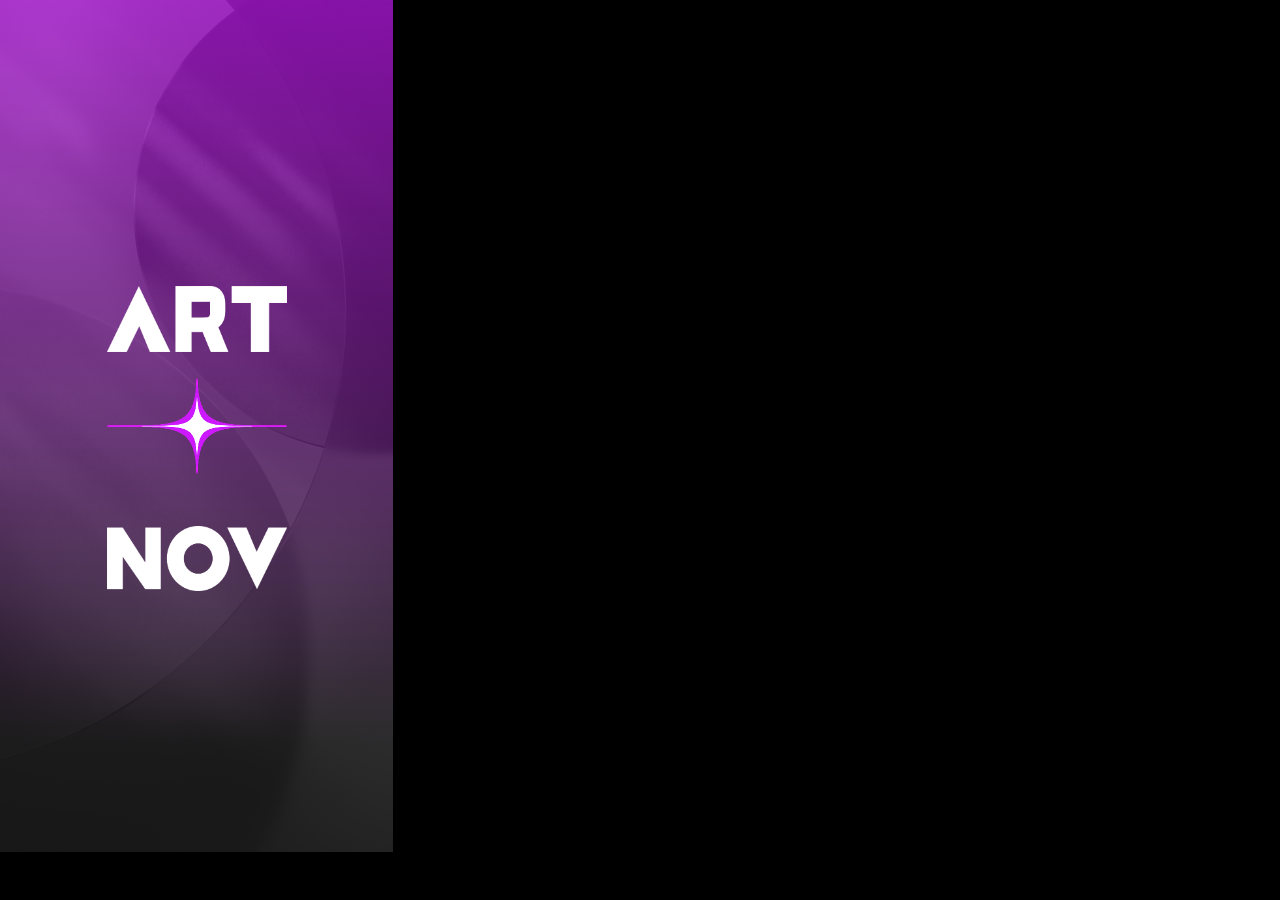
<file: index.html>
<!DOCTYPE html>
<html lang="en">
<head>
    <meta charset="UTF-8">
    <meta name="viewport" content="width=device-width, initial-scale=1.0">
    <title>ArtNova Splash</title>
    <link rel="stylesheet" href="css/style.css">
</head>
<body>

<div class="splash-screen">
    <img
        src="img/ArtNov Splash.png"
        alt="Background"
        class="background"
    >

    <img
        src="img/Space Age (5) 2.png"
        alt="Star"
        class="star"
    >
	
	  <img src="img/Space Age (8).png" alt="Top-img" class="accent accent-top">

    <img src="img/Space Age (7).png" alt="Bottom-img" class="accent accent-bottom">
</div>
	
	<script>
setTimeout(() => {
    window.location.href = "Registro.html";
}, 5000);
</script>

</body>
</html>
</file>
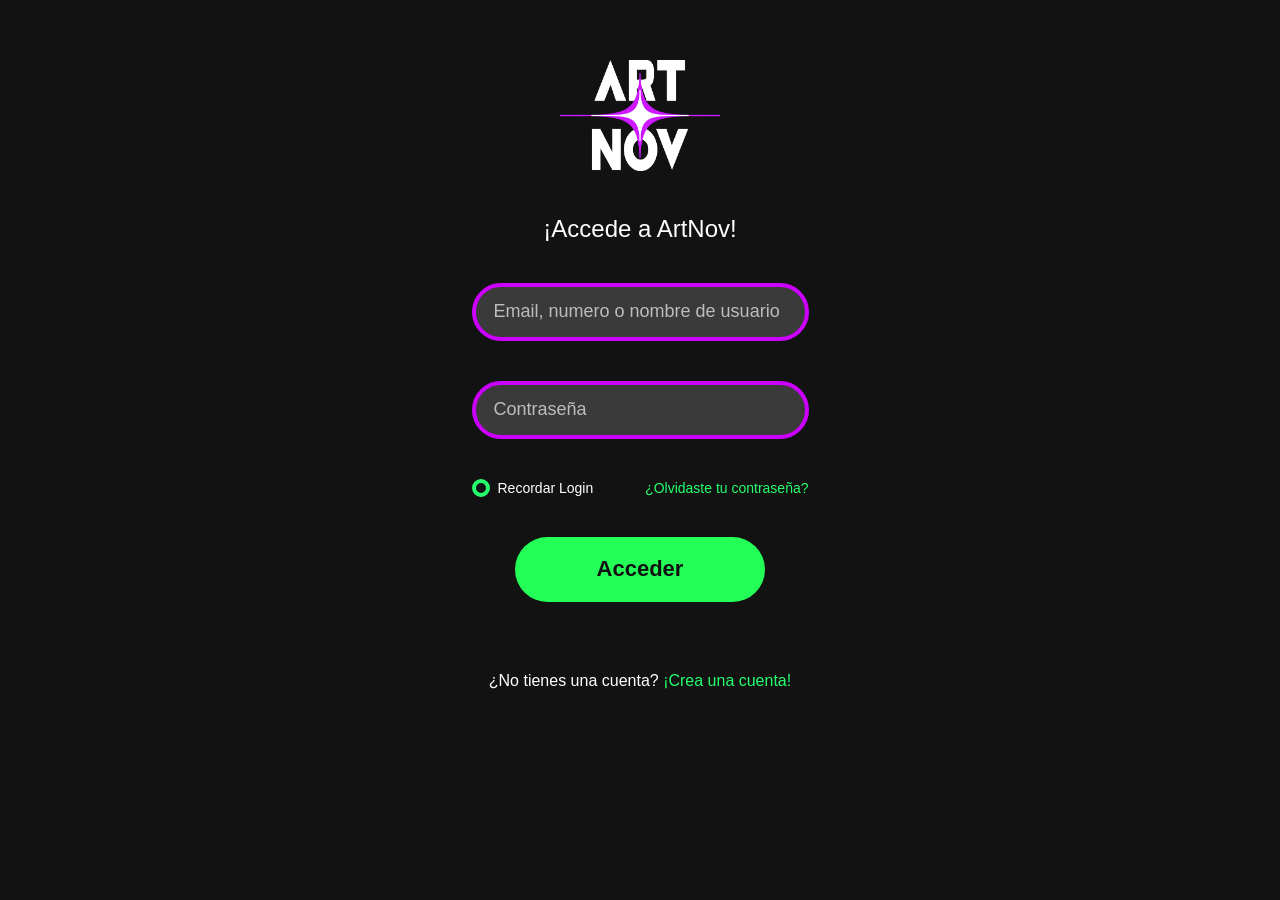
<file: ArtNov Login.html>
<!DOCTYPE html>
<html lang="es">
<head>
    <meta charset="UTF-8">
    <meta name="viewport" content="width=device-width, initial-scale=1.0">
    <title>ArtNov Login</title>
    <link rel="stylesheet" href="css/login.css">
</head>
<body>

<div class="container">

    <div class="logo">
        <img src="img/Space Age.png" alt="ArtNov Logo">
    </div>

    <h1>¡Accede a ArtNov!</h1>

    <form>

        <div class="input-group">
            <input
                type="text"
                placeholder="Email, numero o nombre de usuario"
            >
        </div>

        <div class="input-group">
            <input
                type="password"
                placeholder="Contraseña"
            >
        </div>

        <div class="options">

            <label class="remember">
                <input type="checkbox">
                <span class="custom-check"></span>
                Recordar Login
            </label>

            <a href="Verify.html">¿Olvidaste tu contraseña?</a>

        </div>

<button type="button" onclick="window.location.href='ArtNov - Home.html'">

Acceder

</button>

    </form>

    <p class="signup">
        ¿No tienes una cuenta?
        <a href="Registro.html">¡Crea una cuenta!</a>
    </p>

</div>

</body>
</html>
</file>
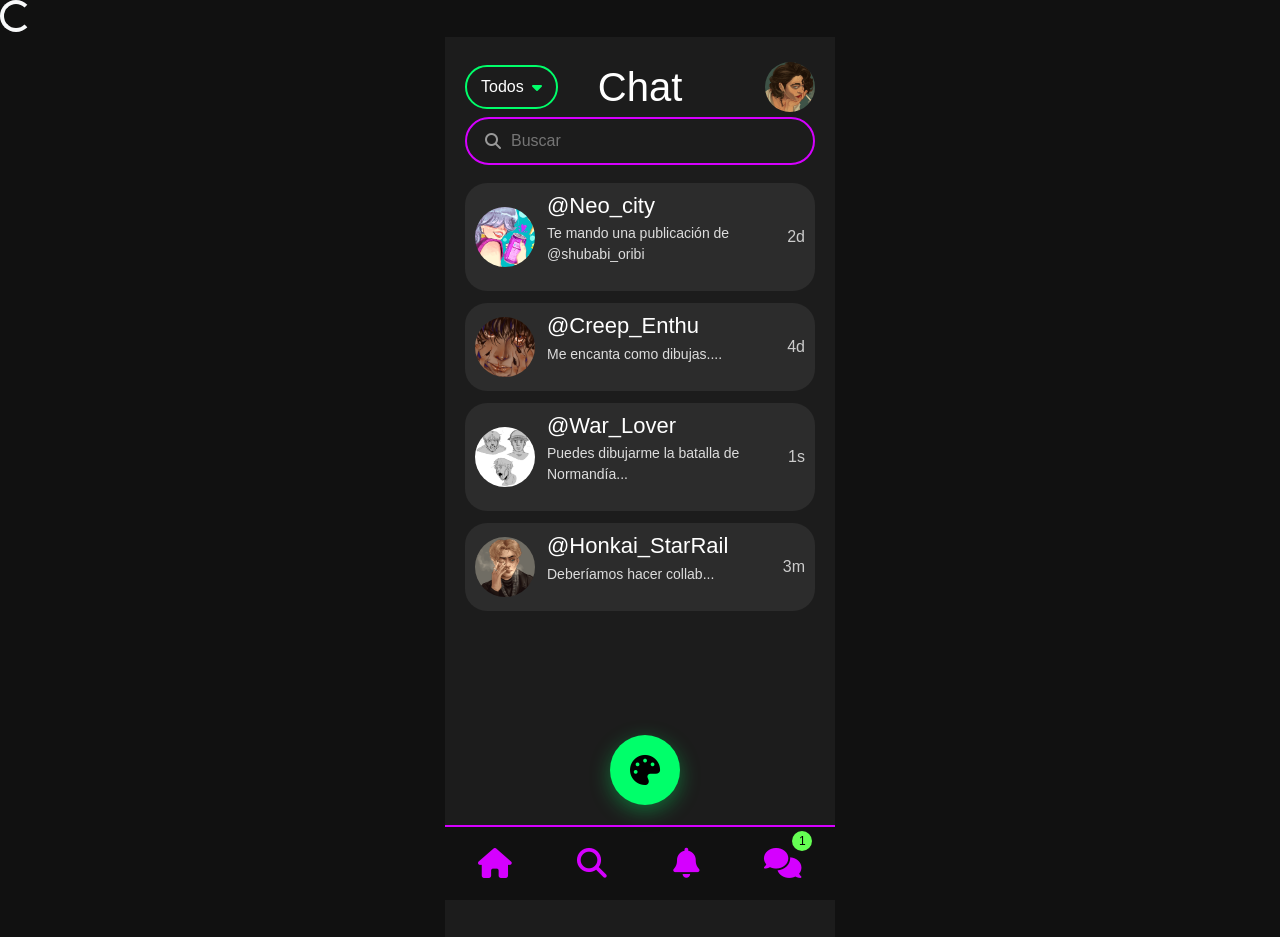
<file: Chats 1.html>
<!doctype html>
<html lang="es">

<head>

<meta charset="utf-8">

<meta name="viewport"
content="width=device-width, initial-scale=1">

<title>Chats - ArtNov</title>

<link href="https://cdn.jsdelivr.net/npm/bootstrap@5.3.3/dist/css/bootstrap.min.css"
rel="stylesheet">

<link rel="stylesheet"
href="https://cdnjs.cloudflare.com/ajax/libs/font-awesome/6.5.2/css/all.min.css">

<link href="css/chats.css"
rel="stylesheet">

</head>

<body>


<section class="pull-to-refresh">

    <div class="spinner-border text-light"
         role="status">
    </div>

</section>

<div class="screen">


    <div class="top-bar">

        <div class="filter-dropdown">

    <button
    class="filter-btn"
    onclick="toggleFilter()">

        <span id="currentFilter">
            Todos
        </span>

        <i class="fa-solid fa-caret-down"></i>

    </button>

    <div
    id="filterMenu"
    class="filter-menu">

        <button onclick="selectFilter('Todos')">
            Todos
        </button>

        <button onclick="selectFilter('Leídos')">
            Leídos
        </button>

        <button onclick="selectFilter('No leídos')">
            No leídos
        </button>

        <button onclick="selectFilter('Favoritos')">
            Favoritos
        </button>

    </div>

</div>

        <h1>Chat</h1>

        <img
        src="img/ghbhhh.png"
        class="profile-top"
        alt="perfil">

    </div>


    <div class="search-box">

        <i class="fa-solid fa-magnifying-glass"></i>

        <input
        type="text"
        placeholder="Buscar">

    </div>


    <div class="chat-list"
		 onclick="location.href='Chats 2.html'">

        <div class="chat-card">

            <img src="img/mist333.png">

            <div class="chat-info">

                <h3>@Neo_city</h3>

                <p>
                    Te mando una publicación de
                    @shubabi_oribi
                </p>

            </div>

            <span>2d</span>

        </div>

        <div class="chat-card">

            <img src="img/ppotrait1.png">

            <div class="chat-info">

                <h3>@Creep_Enthu</h3>

                <p>
                    Me encanta como dibujas....
                </p>

            </div>

            <span>4d</span>

        </div>

        <div class="chat-card">

            <img src="img/emilrect.png">

            <div class="chat-info">

                <h3>@War_Lover</h3>

                <p>
                    Puedes dibujarme la batalla
                    de Normandía...
                </p>

            </div>

            <span>1s</span>

        </div>

        <div class="chat-card">

            <img src="img/uigyggyhghghggh.png">

            <div class="chat-info">

                <h3>@Honkai_StarRail</h3>

                <p>
                    Deberíamos hacer collab...
                </p>

            </div>

            <span>3m</span>

        </div>

    </div>

</div>


<div class="fab">

    <button>

        <i class="fa-solid fa-palette" onclick="window.location.href='crear-publicacion.html'"></i>

    </button>

</div>


<nav class="bottom-nav">

    <a href="ArtNov - Home.html">
        <i class="fa-solid fa-house"></i>
    </a>

    <a href="Busqueda.html">
        <i class="fa-solid fa-magnifying-glass"></i>
    </a>

    <a href="ArtNov - Home.html">
        <i class="fa-solid fa-bell"></i>
    </a>

    <a href="#" class="active">

        <i class="fa-solid fa-comments"></i>

        <span>1</span>

    </a>

</nav>
<script src="js/ejChat.js"></script>
<script src="js/app.js"></script>

</body>
</html>
</file>
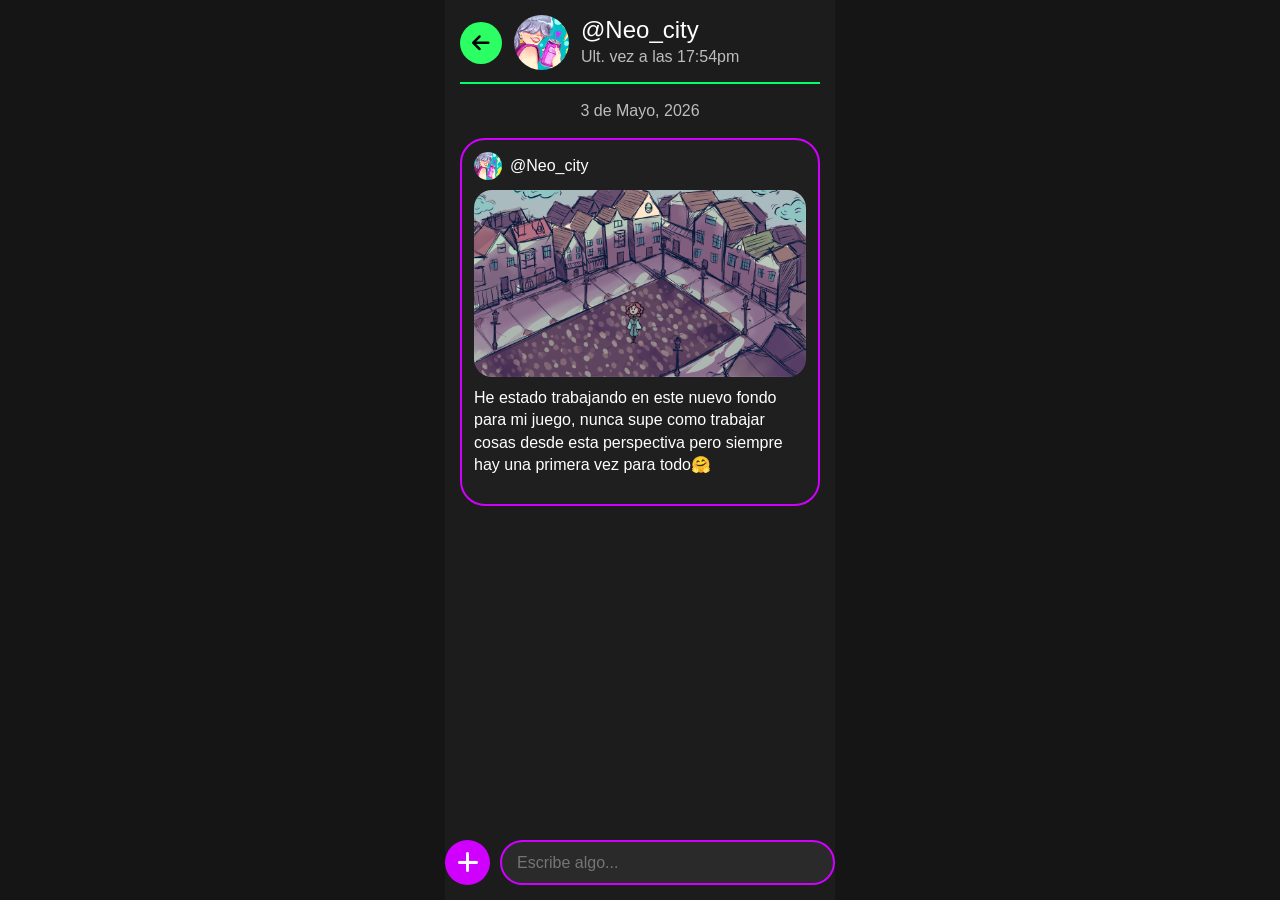
<file: Chats 2.html>
<!doctype html>
<html lang="es">

<head>

<meta charset="utf-8">

<meta name="viewport"
content="width=device-width, initial-scale=1">

<title>Chat - ArtNov</title>

<link href="https://cdn.jsdelivr.net/npm/bootstrap@5.3.3/dist/css/bootstrap.min.css"
rel="stylesheet">

<link rel="stylesheet"
href="https://cdnjs.cloudflare.com/ajax/libs/font-awesome/6.5.2/css/all.min.css">

<link href="css/chats2.css"
rel="stylesheet">

</head>

<body>

<div class="screen">



    <div class="chat-header">

        <button class="back-btn"
        onclick="location.href='Chats 1.html'">

            <i class="fa-solid fa-arrow-left"></i>

        </button>

        <img
        src="img/mist333.png"
        class="chat-avatar">

        <div class="chat-user">

            <h3>@Neo_city</h3>

            <span>
                Ult. vez a las 17:54pm
            </span>

        </div>

    </div>



    <div class="chat-date">

        3 de Mayo, 2026

    </div>



    <div
    class="chatSpace">

        <div id="chatText">

            <div class="message-card">

                <div class="message-user">

                    <img
                    src="img/mist333.png">

                    <span>
                        @Neo_city
                    </span>

                </div>

                <img
                class="message-image"
                src="img/calle11.png">

                <p>

                    He estado trabajando en este nuevo fondo para mi juego,
                    nunca supe como trabajar cosas desde esta perspectiva
                    pero siempre hay una primera vez para todo🤗

                </p>

            </div>

        </div>

    </div>


    <div class="chat-input">

        <button
        id="send">

            <i class="fa-solid fa-plus"></i>

        </button>

        <input
        id="talk"
        type="text"
        placeholder="Escribe algo...">

    </div>

</div>

<script src="https://code.jquery.com/jquery-3.7.1.min.js"></script>
<script src="js/app.js"></script>
<script src="js/ejChat.js"></script>

</body>
</html>
</file>
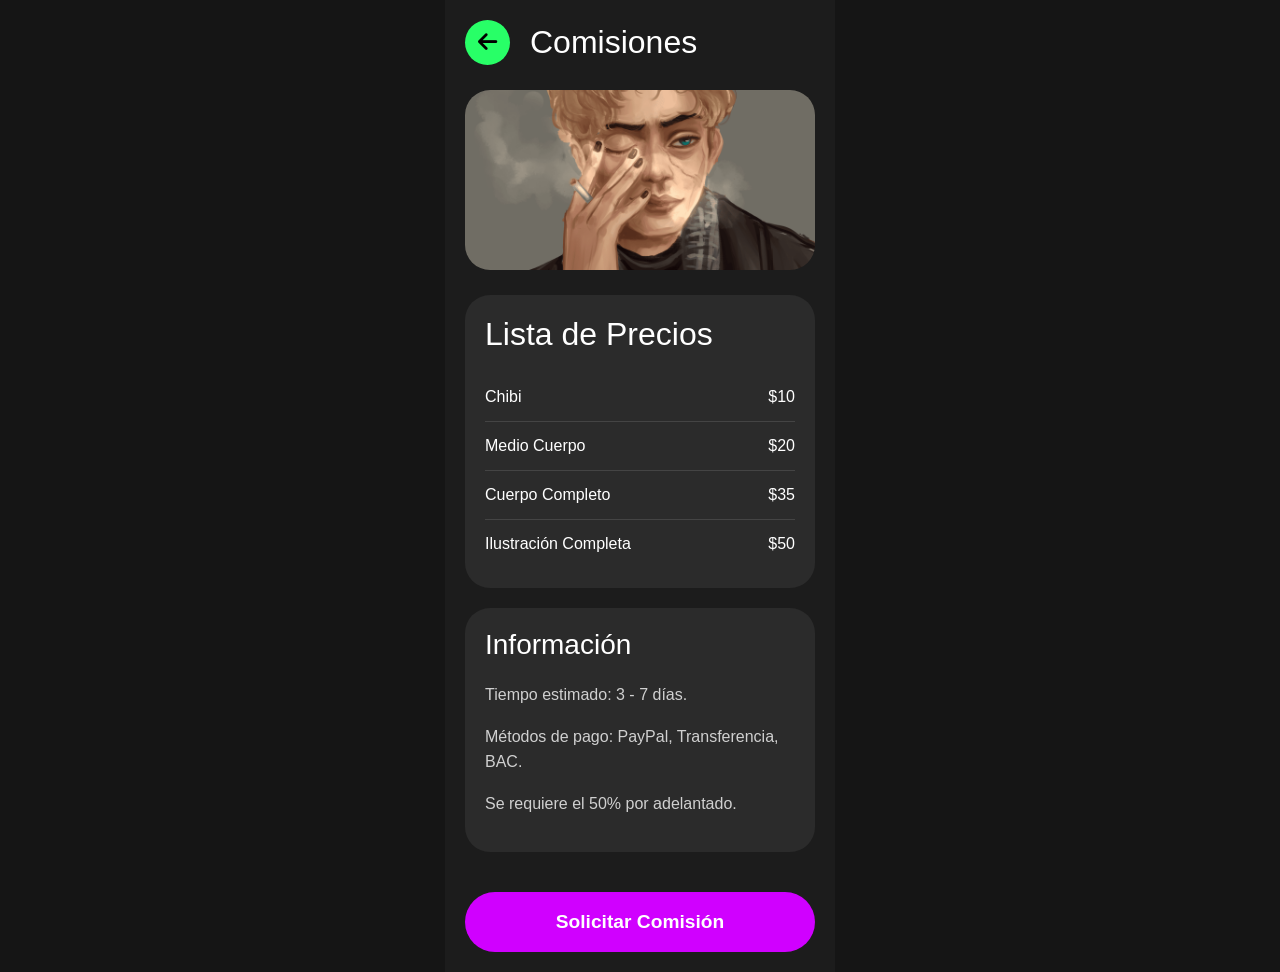
<file: comisiones.html>
<!doctype html>
<html lang="es">

<head>

<meta charset="utf-8">

<meta name="viewport"
content="width=device-width, initial-scale=1">

<title>Comisiones - ArtNov</title>

<link
href="https://cdn.jsdelivr.net/npm/bootstrap@5.3.3/dist/css/bootstrap.min.css"
rel="stylesheet">

<link
rel="stylesheet"
href="https://cdnjs.cloudflare.com/ajax/libs/font-awesome/6.5.2/css/all.min.css">

<link
rel="stylesheet"
href="css/comisiones.css">

</head>

<body>

<div class="screen">

    <!-- HEADER -->

    <div class="top-bar">

        <button
        class="back-btn"
        onclick="history.back()">

            <i class="fa-solid fa-arrow-left"></i>

        </button>

        <h1>
            Comisiones
        </h1>

    </div>


    <!-- BANNER -->

    <img
    src="img/uigyggyhghghggh.png"
    class="banner-img">


    <!-- LISTA -->

    <div class="commission-card">

        <h2>
            Lista de Precios
        </h2>

        <div class="price-item">

            <span>Chibi</span>

            <span>$10</span>

        </div>

        <div class="price-item">

            <span>Medio Cuerpo</span>

            <span>$20</span>

        </div>

        <div class="price-item">

            <span>Cuerpo Completo</span>

            <span>$35</span>

        </div>

        <div class="price-item">

            <span>Ilustración Completa</span>

            <span>$50</span>

        </div>

    </div>


    <!-- INFO -->

    <div class="info-card">

        <h3>
            Información
        </h3>

        <p>

            Tiempo estimado:
            3 - 7 días.

        </p>

        <p>

            Métodos de pago:

            PayPal,
            Transferencia,
            BAC.

        </p>

        <p>

            Se requiere el
            50% por adelantado.

        </p>

    </div>


    <!-- BOTON -->

    <button class="commission-btn" onclick="window.location.href='perfil.html'">

        Solicitar Comisión

    </button>


</div>

</body>
</html>
</file>
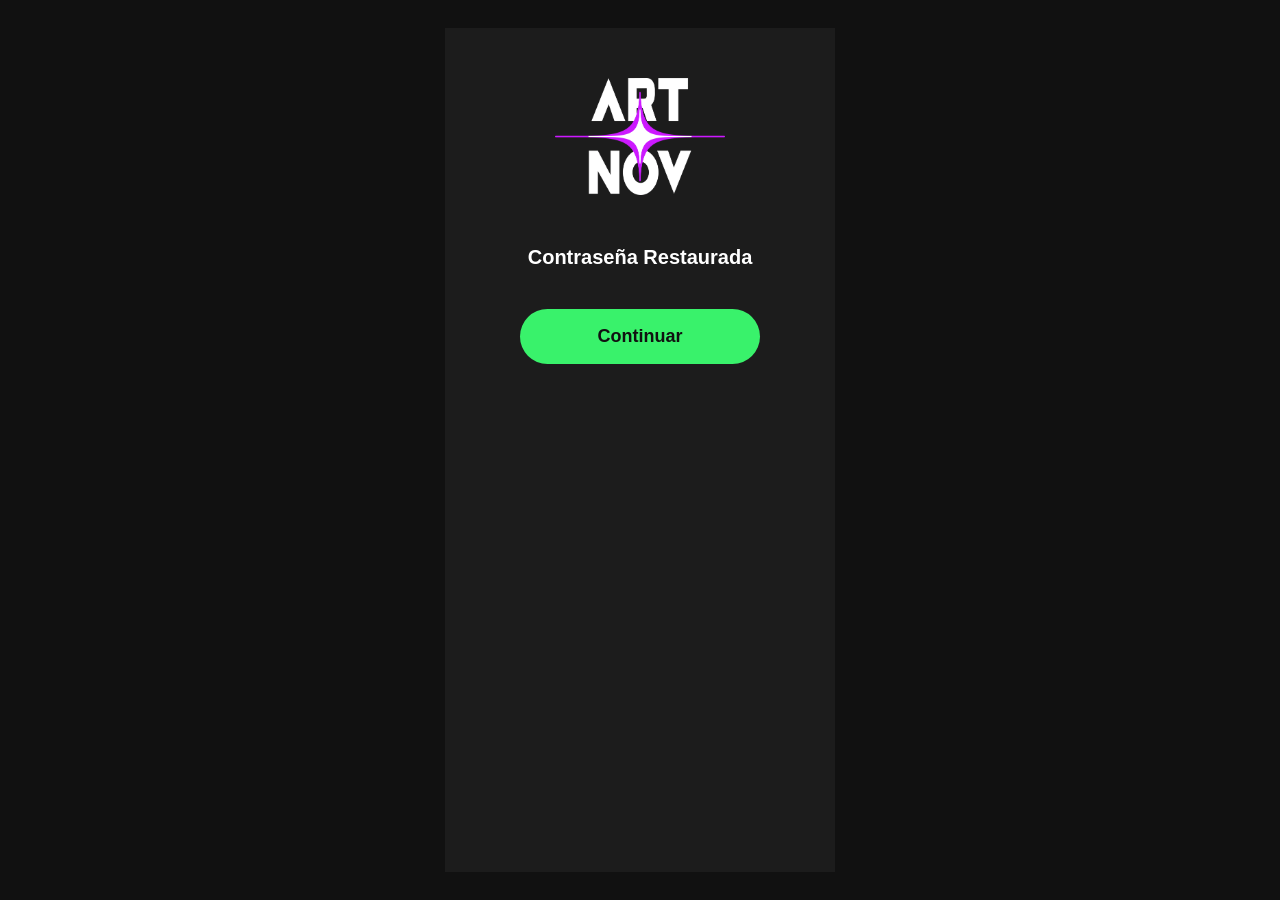
<file: contra-res.html>
<!doctype html>
<html lang="es">

<head>

<meta charset="utf-8">

<meta name="viewport"
content="width=device-width, initial-scale=1">

<title>Verificación - ArtNov</title>

<link href="https://cdn.jsdelivr.net/npm/bootstrap@5.3.3/dist/css/bootstrap.min.css"
rel="stylesheet">

<link rel="stylesheet"
href="https://cdnjs.cloudflare.com/ajax/libs/font-awesome/6.5.2/css/all.min.css">

<link href="css/changepss.css"
rel="stylesheet">

</head>

<body>

<section class="pull-to-refresh">
    <div class="spinner-border text-light"
         role="status">
    </div>
</section>

<div class="screen">


    <div class="logo">
        <img src="img/Space-Age-3.png"
             alt="ARTNOV" width="288" height="168">
    </div>


    <h2>Contraseña Restaurada</h2>

    


    <button id="continueBtn2" class="green-btn2" onclick="location.href='ArtNov Login.html'" >
		
Continuar

</button>

</div>




<script src="js/app.js"></script>

</body>
</html>
</file>
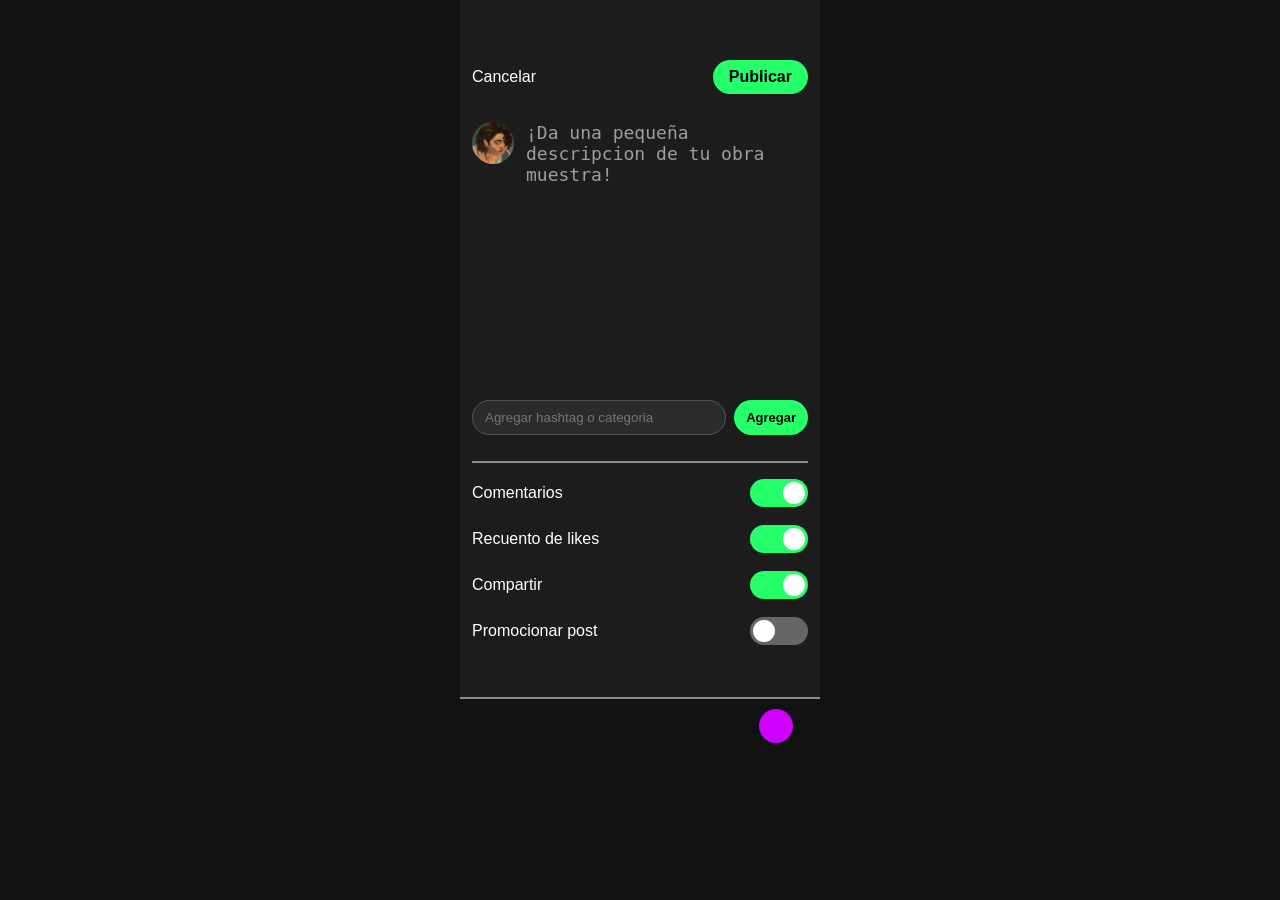
<file: crear-publicacion.html>
<!doctype html>
<html lang="es">
<head>
    <meta charset="utf-8">
    <title>Crear Publicación</title>
    <link rel="stylesheet" href="css/crear-publicacion.css">

    <link rel="stylesheet" href="https://cdn-uicons.flaticon.com/3.0.0/uicons-regular-rounded/css/uicons-regular-rounded.css">
</head>

<body>

    <div class="phone">

        <header class="top-bar">
            <button class="cancelar" onClick="location.href='ArtNov - Home.html'">Cancelar</button>
            <button class="publicar" onClick="location.href='ArtNov - Home.html'">Publicar</button>
        </header>

        <section class="create-area">
            <img src="img/ghbhhh.png" class="avatar" alt="Avatar">

            <textarea id="descripcion" placeholder="¡Da una pequeña descripcion de tu obra muestra!"></textarea>
        </section>

        <section id="preview-area" class="preview-area"></section>

        <section class="tags-area">
            <input type="text" id="tagInput" placeholder="Agregar hashtag o categoria">
            <button id="addTag">Agregar</button>
        </section>

        <div id="tagList" class="tag-list"></div>

        <hr>

        <section class="settings">

            <div class="setting-row">
                <span>Comentarios</span>
                <label class="switch">
                    <input type="checkbox" checked>
                    <span class="slider"></span>
                </label>
            </div>

            <div class="setting-row">
                <span>Recuento de likes</span>
                <label class="switch">
                    <input type="checkbox" checked>
                    <span class="slider"></span>
                </label>
            </div>

            <div class="setting-row">
                <span>Compartir</span>
                <label class="switch">
                    <input type="checkbox" checked>
                    <span class="slider"></span>
                </label>
            </div>

            <div class="setting-row">
                <span>Promocionar post</span>
                <label class="switch">
                    <input type="checkbox">
                    <span class="slider"></span>
                </label>
            </div>

        </section>

        <footer class="bottom-tools">

            <label for="imageUpload">
                <i class="fi fi-rr-picture"></i>
            </label>

            <label for="imageUpload">
                <i class="fi fi-rr-camera"></i>
            </label>

            <button>
                <i class="fi fi-rr-document"></i>
            </button>

            <button>
                <i class="fi fi-rr-comment-alt"></i>
            </button>

            <button>
                <i class="fi fi-rr-menu-dots"></i>
            </button>

            <button class="plus">
                <i class="fi fi-rr-plus"></i>
            </button>

            <input type="file" id="imageUpload" accept="image/*" multiple hidden>

        </footer>

    </div>

    <script src="js/crear-publicacion.js"></script>
</body>
</html>
</file>
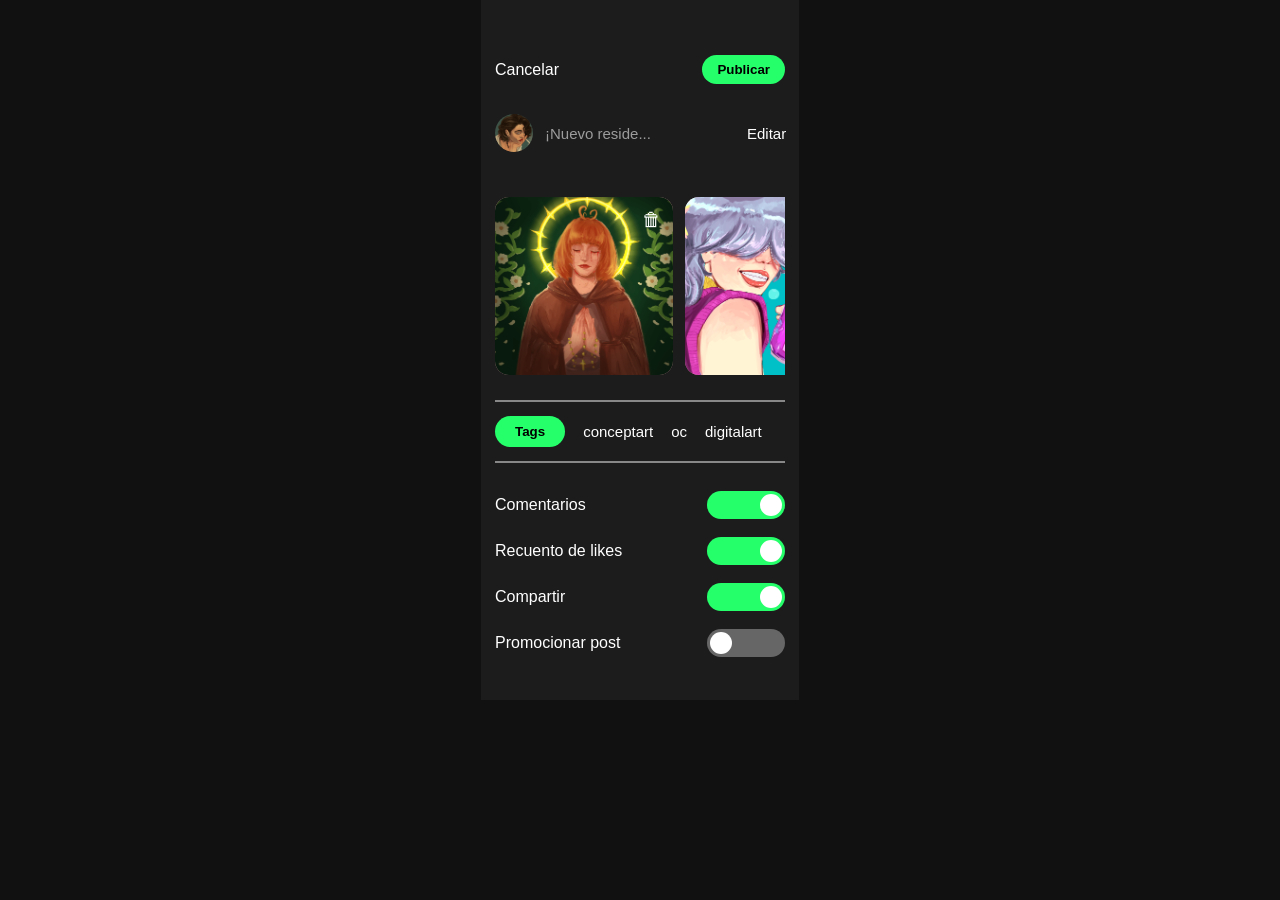
<file: editar.html>
<!doctype html>
<html lang="es">
<head>
    <meta charset="utf-8">
    <title>Editar Publicación</title>
    <link rel="stylesheet" href="css/editar.css">
</head>

<body>

    <div class="phone">

        <header class="top">
            <button class="cancelar" onClick="location.href='ArtNov - Home.html'">Cancelar</button>
            <button class="publicar" onClick="location.href='ArtNov - Home.html'">Publicar</button>
        </header>

        <section class="user-row">
            <img src="img/ghbhhh.png" alt="Avatar">
            <input type="text" placeholder="¡Nuevo reside...">
            <button>Editar</button>
        </section>

        <section class="images">
            <div class="image-box">
                <img src="img/saaanprubesj.png" alt="Imagen">
                <span class="trash">🗑</span>
            </div>

            <div class="image-box">
                <img src="img/mist333.png" alt="Imagen">
            </div>
        </section>

        <hr>

        <section class="tags">
            <button>Tags</button>
            <span>conceptart</span>
            <span>oc</span>
            <span>digitalart</span>
        </section>

        <hr>

        <section class="settings">

            <div class="setting-row">
                <span>Comentarios</span>
                <label class="switch">
                    <input type="checkbox" checked>
                    <span class="slider"></span>
                </label>
            </div>

            <div class="setting-row">
                <span>Recuento de likes</span>
                <label class="switch">
                    <input type="checkbox" checked>
                    <span class="slider"></span>
                </label>
            </div>

            <div class="setting-row">
                <span>Compartir</span>
                <label class="switch">
                    <input type="checkbox" checked>
                    <span class="slider"></span>
                </label>
            </div>

            <div class="setting-row">
                <span>Promocionar post</span>
                <label class="switch">
                    <input type="checkbox">
                    <span class="slider"></span>
                </label>
            </div>

        </section>

    </div>

    <script src="js/editar.js"></script>
</body>
</html>
</file>
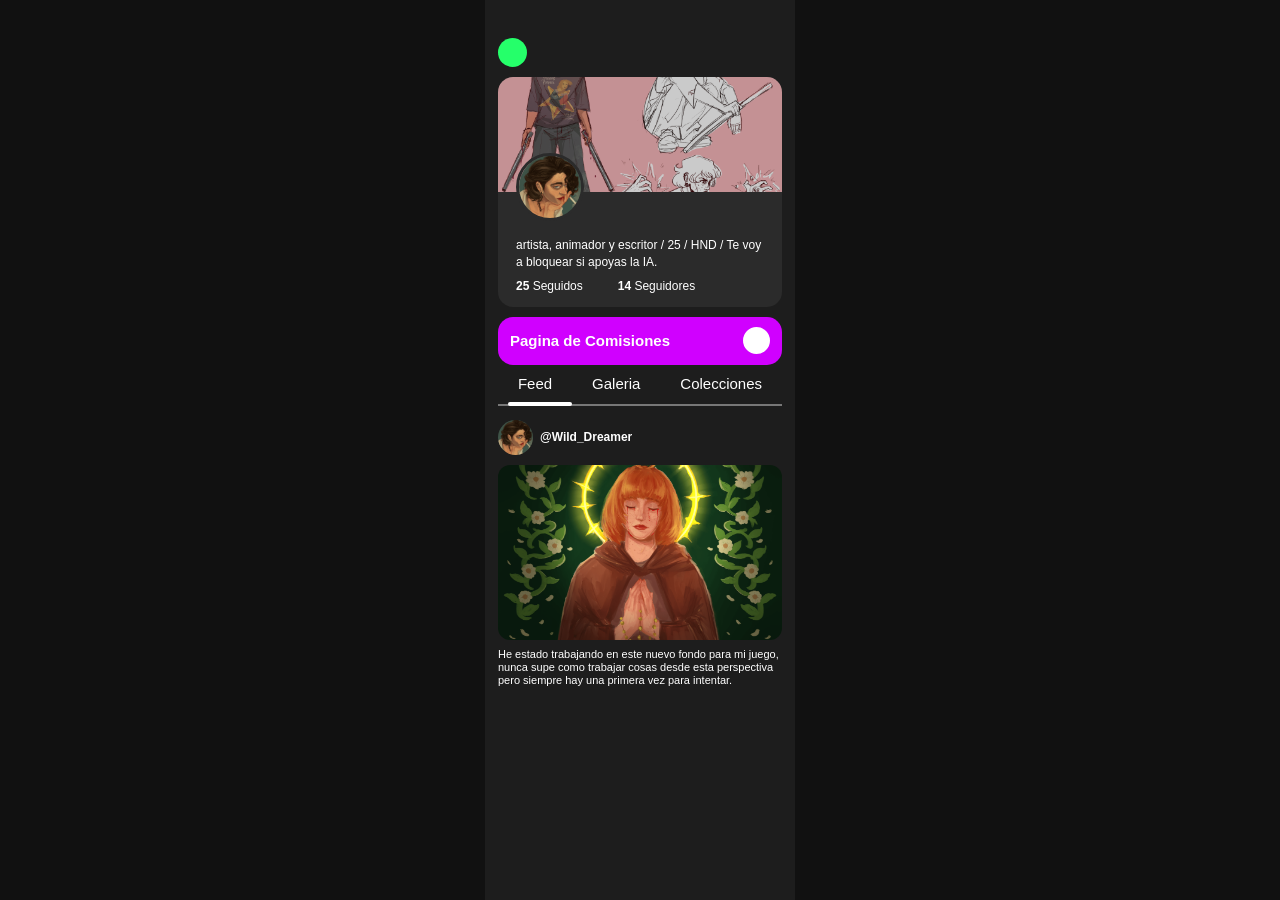
<file: perfil.html>
<!doctype html>
<html lang="es">
<head>
    <meta charset="utf-8">
    <meta name="viewport" content="width=device-width, initial-scale=1">
    <title>Perfil ArtNov</title>

    <link rel="stylesheet" href="css/perfil.css">

    <link rel="stylesheet" href="https://cdn-uicons.flaticon.com/3.0.0/uicons-regular-rounded/css/uicons-regular-rounded.css">
</head>

<body>

    <div class="phone">

        <header class="top-bar">
			
		<a href="ArtNov - Home.html">
            <button class="back-btn">
                <i class="fi fi-rr-arrow-left"></i>
            </button>
		</a>

            <div class="top-icons">
                <i class="fi fi-rr-share-square"></i>
                <i
class="fi fi-rr-menu-dots"
onclick="openMenu()">
</i>
            </div>
        </header>

        <section class="profile-card">

            <div class="banner">
                <img src="img/Alexander_oc.png" alt="Banner">
            </div>

            <div class="avatar">
                <img src="img/ghbhhh.png" alt="Avatar">
            </div>

            <button class="edit-btn">
                <i class="fi fi-rr-pen-square"></i>
            </button>

            <div class="bio">
                <p>artista, animador y escritor / 25 / HND / Te voy a bloquear si apoyas la IA.</p>

                <div class="stats">
                    <span><b>25</b> Seguidos</span>
                    <span><b>14</b> Seguidores</span>
                </div>
            </div>

        </section>

        <button class="commission-btn" onclick="window.location.href='comisiones.html'">
            <span>Pagina de Comisiones</span>

            <div class="commission-icons">
                <i class="fi fi-rr-pen-square"></i>

                <span class="circle">
                    <i class="fi fi-rr-angle-right"></i>
                </span>
            </div>
        </button>

        <nav class="tabs">
            <button class="active">Feed</button>
            <button>Galeria</button>
            <button>Colecciones</button>
        </nav>

        		<section
						class="post"
						id="myPost">

            <div class="post-user">
                <img src="img/ghbhhh.png" alt="Avatar">
                <b>@Wild_Dreamer</b>
            </div>

            <div class="post-image">
                <img src="img/saaanprubesj.png" alt="Post">
            </div>

            <p class="post-text">
                He estado trabajando en este nuevo fondo para mi juego,
                nunca supe como trabajar cosas desde esta perspectiva pero
                siempre hay una primera vez para intentar.
            </p>

        </section>
		
		<div id="overlayMenu">

    <div class="menu-popup">

    <button
    class="close-menu"
    onclick="closeMenu()">

        <i class="fi fi-rr-cross"></i>

    </button>

    <button
    class="menu-btn"
    onclick="window.location.href='editar.html'">

        Editar

    </button>

    <button
    class="menu-btn"
    onclick="openDeleteConfirm()">

        Eliminar

    </button>

</div>

</div>


<!-- CONFIRMAR ELIMINACIÓN -->

<div id="deleteOverlay">

    <div class="delete-popup">

        <h2>
            ¿Eliminar esta publicación?
        </h2>

        <p>

            Al eliminar esta publicación todos los comentarios,
            likes y vistas serán completamente eliminados.
            ¿Estas seguro que deseas continuar?

        </p>

        <div class="delete-buttons">

            <button
            class="cancel-delete"
            onclick="closeDeleteConfirm()">

                Cancelar

            </button>

            <button
            class="confirm-delete"
            onclick="deletePost()">

                Eliminar

            </button>

        </div>

    </div>

</div>
		

    </div>

    <script src="js/perfil.js"></script>
</body>
</html>
</file>
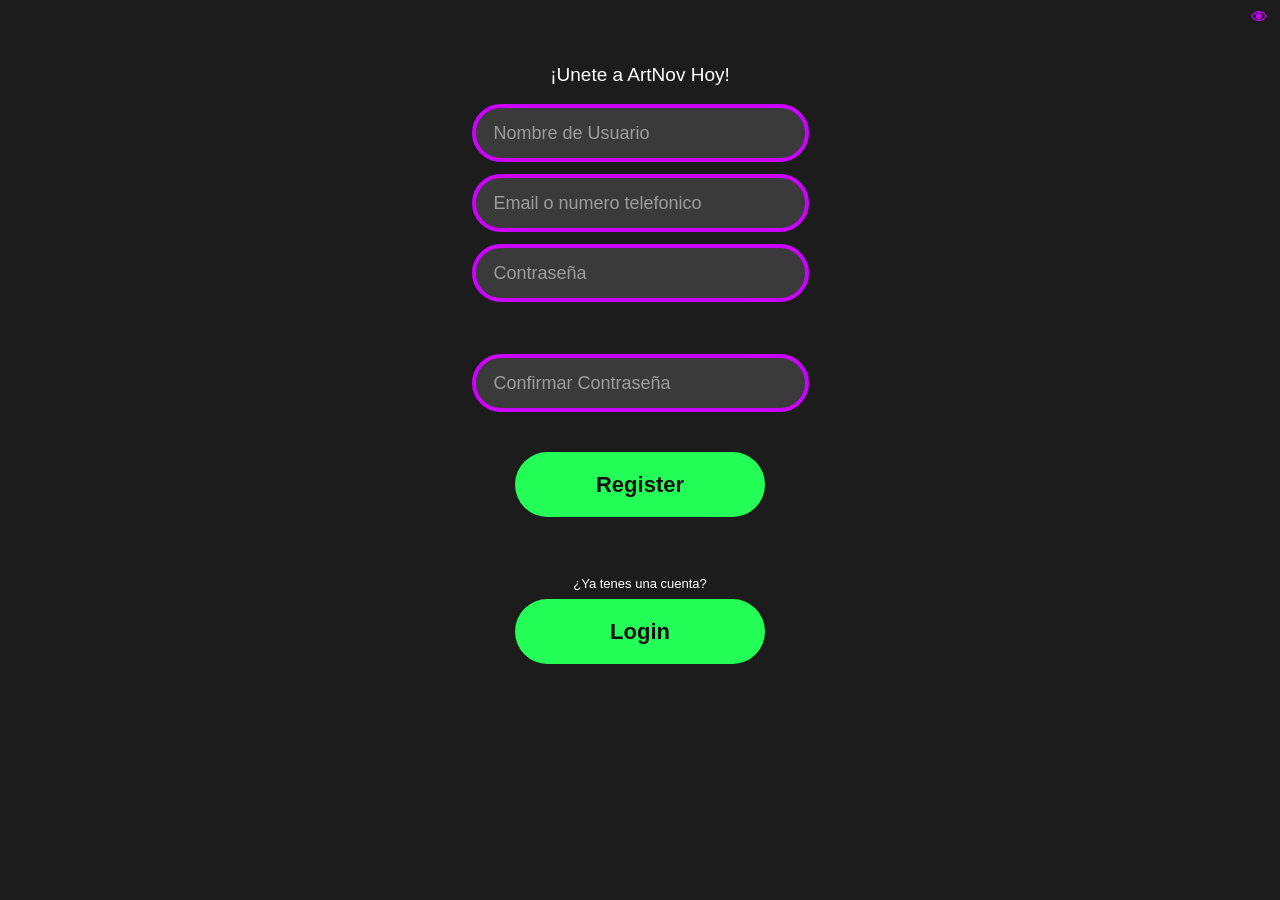
<file: Registro.html>
<!DOCTYPE html>
<html lang="es">
<head>
    <meta charset="UTF-8">
    <meta name="viewport" content="width=device-width, initial-scale=1.0">
    <title>ArtNov Register</title>
    <link rel="stylesheet" href="css/reg.css">
</head>
<body>

    <div class="container">


        <h2>¡Unete a ArtNov Hoy!</h2>

        <form>
            <input type="text" placeholder="Nombre de Usuario">
            <input type="email" placeholder="Email o numero telefonico">

            <div class="password-box">
                <input type="password" placeholder="Contraseña">
                <span>👁</span>
            </div>

            <div class="password-box">
                <input type="password" placeholder="Confirmar Contraseña">
                <span>👁</span>
            </div>

            
        </form>

		<a href="ArtNov - Home.html">
		<button class="register-btn" type="submit">Register</button>
		</a>
		
		<br>
		<br>
		       <p>¿Ya tenes una cuenta?</p>

<a href="ArtNov Login.html">
        <button class="login-btn">Login</button>
		</a>

    </div>

</body>
</html>
</file>
<file: css/style.css>
* {
    margin: 0;
    padding: 0;
    box-sizing: border-box;
}

body {
    overflow: hidden;
    background: #000;
}

.splash-screen {
    position: relative;
    width: 393px;
    height: 852px;
    overflow: hidden;
}


.background {
    position: absolute;
    inset: 0;
    width: 100%;
    height: 100%;
    object-fit: cover;
}


.star {
    position: absolute;
    width: 180px;
    height: auto;

    left: 50%;
    top: 50%;

    animation: starIntro 3s cubic-bezier(0.22, 1, 0.36, 1) forwards;
}

.accent {
    position: absolute;
    opacity: 0;
    pointer-events: none;
}

.accent-top {
    width: 180px;

    left: 50%;
    top: calc(50% - 140px);

    transform: translateX(-50%);

    animation: topReveal 1.2s ease-out 2s forwards;
}

.accent-bottom {
    width: 180px;

    left: 50%;
    top: calc(50% + 100px);

    transform: translateX(-50%);

    animation: bottomReveal 1.2s ease-out 2s forwards;
}

@keyframes starIntro {
    0% {
        transform:
            translate(-50%, -50%)
            translate(140px, 260px)
            scale(0.1)
            rotate(-360deg);
        opacity: 0;
    }

    25% {
        transform:
            translate(-50%, -50%)
            translate(70px, 120px)
            scale(0.5)
            rotate(-270deg);
        opacity: 1;
    }

    60% {
        transform:
            translate(-50%, -50%)
            translate(0px, 0px)
            scale(1.3)
            rotate(-45deg);
    }

    80% {
        transform:
            translate(-50%, -50%)
            translate(0px, 0px)
            scale(0.95)
            rotate(10deg);
    }

    100% {
        transform:
            translate(-50%, -50%)
            translate(0px, 0px)
            scale(1)
            rotate(0deg);
        opacity: 1;
    }
}

@keyframes topReveal {

    0% {
        opacity: 0;

        transform:
            translateX(-50%)
            translateX(-180px);
    }

    100% {
        opacity: 1;

        transform:
            translateX(-50%)
            translateX(0);
    }
}

@keyframes bottomReveal {

    0% {
        opacity: 0;

        transform:
            translateX(-50%)
            translateX(180px);
    }

    100% {
        opacity: 1;

        transform:
            translateX(-50%)
            translateX(0);
    }
}
</file>
<file: css/login.css>
*{
    margin:0;
    padding:0;
    box-sizing:border-box;
    font-family:Arial, Helvetica, sans-serif;
}

body{
    background:#121212;
    min-height:100vh;
    display:flex;
    justify-content:center;
    align-items:flex-start;
    color:white;
}

.container{
    width:100%;
    max-width:393px;
    min-height:852px;
    padding:40px 28px;
    text-align:center;
}

/* Logo */

.logo{
    margin-top:20px;
    margin-bottom:40px;
}

.logo img{
    width:160px;
}

/* Título */

h1{
    font-size:24px;
    font-weight:400;
    margin-bottom:40px;
}

/* Inputs */

.input-group{
    margin-bottom:40px;
}

.input-group input{
    width:100%;
    height:58px;

    background:#3a3a3a;

    border:4px solid #cc00ff;
    border-radius:30px;

    color:white;
    font-size:18px;

    padding:0 18px;

    outline:none;
}

.input-group input::placeholder{
    color:#bdbdbd;
}

/* Opciones */

.options{
    display:flex;
    justify-content:space-between;
    align-items:center;

    font-size:14px;
    margin-bottom:40px;
}

.options a{
    color:#24ff6d;
    text-decoration:none;
}

.remember{
    display:flex;
    align-items:center;
    gap:8px;
    cursor:pointer;
}

.remember input{
    display:none;
}

/* Checkbox personalizado */

.custom-check{
    width:18px;
    height:18px;

    border:4px solid #24ff6d;
    border-radius:50%;

    display:inline-block;
}

.remember input:checked + .custom-check{
    background:#24ff6d;
}

/* Botón */

button{
    width:250px;
    height:65px;

    border:none;
    border-radius:35px;

    background:#24ff57;

    font-size:22px;
    font-weight:700;

    color:#111;

    cursor:pointer;

    transition:.25s;
}

button:hover{
    transform:scale(1.03);
}

.signup{
    margin-top:70px;
    font-size:16px;
}

.signup a{
    color:#24ff6d;
    text-decoration:none;
}
</file>
<file: css/chats.css>
@charset "utf-8";
/* CSS Document */
*{
    margin:0;
    padding:0;
    box-sizing:border-box;
}

body{

    background:#111;

    font-family:'Segoe UI',sans-serif;

    color:white;

    overflow-x:hidden;
}

.screen{
	 background-color: #1C1C1C;

    width:390px;

    min-height:100vh;

    margin:auto;

    padding:20px;
}


.top-bar{

    position:relative;

    height:60px;

    display:flex;

    align-items:center;
}

.top-bar h1{

    position:absolute;

    left:50%;

    transform:translateX(-50%);

    margin:0;

    color:white;
}

.profile-top{

    position:absolute;

    right:0;

    top:50%;

    transform:translateY(-50%);

    width:50px;

    height:50px;

    border-radius:50%;

    object-fit:cover;
}



.search-box{

    border:2px solid #d500ff;

    border-radius:30px;

    height:48px;

    display:flex;

    align-items:center;

    padding:0 18px;

    margin-bottom:18px;
}

.search-box i{

    color:#999;
}

.search-box input{

    flex:1;

    background:none;

    border:none;

    outline:none;

    color:white;

    margin-left:10px;
}



.chat-card{

    background:#2c2c2c;

    border-radius:22px;

    padding:10px;

    display:flex;

    align-items:center;

    margin-bottom:12px;
}

.chat-card img{

    width:60px;

    height:60px;

    border-radius:50%;

    object-fit:cover;
}

.chat-info{

    flex:1;

    margin-left:12px;
}

.chat-info h3{

    font-size:22px;

    margin-bottom:4px;
}

.chat-info p{

    color:#ddd;

    font-size:14px;
}

.chat-card span{

    color:#ccc;
}



.fab{

    position:fixed;

    right:600px;

    bottom:95px;

    z-index:1000;
}

.fab button{

    width:70px;

    height:70px;

    border:none;

    border-radius:50%;

    background:#00ff6a;

    color:black;

    font-size:30px;

    display:flex;

    justify-content:center;

    align-items:center;

    box-shadow:
    0 6px 20px rgba(0,255,106,.35);

    cursor:pointer;
}


.bottom-nav{

    position:fixed;

    bottom:0;

    left:50%;

    transform:translateX(-50%);

    width:390px;

    height:75px;

    background:#111;

    border-top:2px solid #d500ff;

    display:flex;

    justify-content:space-around;

    align-items:center;
	
	    z-index:900;

}

.bottom-nav a{

    color:#d500ff;

    font-size:30px;

    position:relative;
}

.bottom-nav span{

    position:absolute;

    top:-10px;

    right:-10px;

    background:#65ff53;

    color:black;

    width:20px;

    height:20px;

    border-radius:50%;

    font-size:12px;

    display:flex;

    justify-content:center;

    align-items:center;
}


.filter-dropdown{

    position:relative;
}

.filter-menu{

    position:absolute;

    top:55px;

    left:0;

    width:170px;

    background:#222;

    border:2px solid #c700ff;

    border-radius:18px;

    display:none;

    z-index:9999;
}

.filter-btn{

    background:none;

    border:2px solid #00ff6a;

    border-radius:25px;

    color:white;

    padding:8px 14px;

    display:flex;

    align-items:center;

    gap:8px;

    cursor:pointer;
}

.filter-btn i{

    color:#00ff6a;
}


.filter-menu.show{

    display:block;
}

.filter-menu button{

    width:100%;

    background:none;

    border:none;

    color:white;

    text-align:left;

    padding:14px 16px;

    cursor:pointer;

    transition:.25s;
}

.filter-menu button:hover{

    background:#333;
}
</file>
<file: css/chats2.css>
@charset "utf-8";
/* CSS Document */
*{
    margin:0;
    padding:0;
    box-sizing:border-box;
}

body{

    background:#151515;

    color:white;

    font-family:'Segoe UI',sans-serif;
}

.screen{

    width:100%;

    max-width:390px;

    min-height:100vh;

    margin:auto;

    padding:15px;

    position:relative;
	
	background-color: #1C1C1C;
}


.chat-header{

    display:flex;

    align-items:center;

    gap:12px;

    padding-bottom:12px;

    border-bottom:2px solid #00ff6a;
}

.back-btn{

    width:42px;

    height:42px;

    border:none;

    border-radius:50%;

    background:#2cff63;

    color:black;

    font-size:20px;
}

.chat-avatar{

    width:55px;

    height:55px;

    border-radius:50%;

    object-fit:cover;
}

.chat-user h3{

    margin:0;

    font-size:1.5rem;
}

.chat-user span{

    color:#bdbdbd;
}


.chat-date{

    text-align:center;

    color:#bdbdbd;

    margin:15px 0;
}


.message-card{

    border:2px solid #d000ff;

    border-radius:25px;

    padding:12px;

    background:#1f1f1f;
}

.message-user{

    display:flex;

    align-items:center;

    gap:8px;

    margin-bottom:10px;
}

.message-user img{

    width:28px;

    height:28px;

    border-radius:50%;
}

.message-image{

    width:100%;

    border-radius:18px;

    margin-bottom:10px;
}

.message-card p{

    color:white;

    line-height:1.4;
}


.chatSpace{

    height:70vh;

    overflow-y:auto;

    padding-bottom:90px;
}


.chat-input{

    position:fixed;

    bottom:15px;

    left:50%;

    transform:translateX(-50%);

    width:390px;

    max-width:95%;

    display:flex;

    gap:10px;

    align-items:center;
}

.chat-input button{

    width:45px;

    height:45px;

    border:none;

    border-radius:50%;

    background:#d000ff;

    color:white;

    font-size:24px;
}

.chat-input input{

    flex:1;

    height:45px;

    border:2px solid #d000ff;

    border-radius:25px;

    background:#2a2a2a;

    color:white;

    padding:0 15px;

    outline:none;
}

.my-message{

    display:flex;

    justify-content:flex-end;

    margin-top:12px;
}

.my-message p{

    background:#d000ff;

    color:white;

    padding:12px 15px;

    border-radius:20px;

    max-width:70%;

    margin:0;
}

.chatSpace{

    height:calc(100vh - 220px);

    overflow-y:auto;

    padding-bottom:100px;
}
</file>
<file: css/comisiones.css>
@charset "utf-8";
/* CSS Document */
*{

    margin:0;
    padding:0;
    box-sizing:border-box;

    font-family:Arial,sans-serif;
}

body{

    background:#151515;

    display:flex;

    justify-content:center;
}

.screen{

    width:390px;

    min-height:100vh;

    background:#1C1C1C;

    padding:20px;
}


/* HEADER */

.top-bar{

    display:flex;

    align-items:center;

    gap:20px;

    margin-bottom:25px;
}

.back-btn{

    width:45px;
    height:45px;

    border:none;

    border-radius:50%;

    background:#28ff67;

    color:black;

    font-size:22px;
}

.top-bar h1{

    color:white;

    font-size:2rem;

    margin:0;
}


/* BANNER */

.banner-img{

    width:100%;

    height:180px;

    object-fit:cover;

    border-radius:25px;

    margin-bottom:25px;
}


/* CARDS */

.commission-card,
.info-card{

    background:#2B2B2B;

    border-radius:25px;

    padding:20px;

    margin-bottom:20px;
}

.commission-card h2,
.info-card h3{

    color:white;

    margin-bottom:20px;
}


.price-item{

    display:flex;

    justify-content:space-between;

    color:white;

    padding:12px 0;

    border-bottom:1px solid #444;
}

.price-item:last-child{

    border:none;
}


.info-card p{

    color:#D0D0D0;

    line-height:1.6;
}


/* BOTON */

.commission-btn{

    width:100%;

    height:60px;

    border:none;

    border-radius:30px;

    background-color: #d000ff;

    color:white;

    font-size:1.2rem;

    font-weight:bold;

    margin-top:20px;
}
</file>
<file: css/changepss.css>
@charset "utf-8";



*{
    margin:0;
    padding:0;
    box-sizing:border-box;
    font-family:'Segoe UI',sans-serif;
}

body{

    min-height:100vh;

    display:flex;

    justify-content:center;

    align-items:center;

    background:#111;

    overflow-x:hidden;
}



.screen{

    width:390px;

    min-height:844px;

    padding:30px;

    position:relative;

    overflow:hidden;

    background-color: #1C1C1C;

    background-size:cover;

    background-position:center;

    background-repeat:no-repeat;
}



.logo{

    display:flex;

    justify-content:center;

    margin-top:20px;

    margin-bottom:50px;

    position:relative;

    z-index:5;
}

.logo img{

    width:170px;

    height:auto;

    object-fit:contain;
}


h2{

    color:white;

    text-align:center;

    font-size:20px;

    font-weight:600;

    margin-bottom:15px;

    position:relative;

    z-index:5;
}

.description{

    color:#d7d7d7;

    text-align:center;

    font-size:14px;

    line-height:1.5;

    margin-bottom:50px;

    position:relative;

    z-index:5;
}

.timer{

    color:#d7d7d7;

    text-align:center;

    font-size:14px;

    margin-bottom:30px;

    position:relative;

    z-index:5;
}


.change{

    width:100%;

    height:50px;

    margin-bottom:60px;

    background-image:
    url("../img/Rectangle 34.png");

    background-size:100% 100%;

    background-repeat:no-repeat;

    position:relative;
}

.code{

    width:100%;

    height:100%;

    border:none;

    background:transparent;

    outline:none;

    color:white;

    text-align:center;

    font-size:16px;

    letter-spacing:5px;
}

.code:focus{

    color:white;
}



.field{

    margin-bottom:20px;

    position:relative;

    z-index:5;
}

.field input{

    width:100%;

    height:56px;

    border:none;

    border-radius:30px;

    background:
    rgba(142,120,152,.65);

    color:white;

    padding:0 20px;

    font-size:16px;

    backdrop-filter:blur(10px);

    outline:none;
}

.field input::placeholder{

    color:#f0f0f0;
}



.green-btn1{

    width:240px;

    height:55px;

    border:none;

    border-radius:30px;

    background:#39f26b;

        color:#111;

    font-size:18px;

    font-weight:700;

    cursor:pointer;

    display:block;

    margin:35px auto 0;

    transition:.3s;
}

.green-btn:hover{

    transform:scale(1.03);
}



.resend{

    display:block;

    text-align:center;

    margin-top:25px;

    color:#d700ff;

    text-decoration:none;

    font-size:15px;

    position:relative;

    z-index:5;
}

.resend:hover{

    color:white;
}



.pull-to-refresh{

    position:absolute;

    top:-60px;

    left:0;

    width:100%;

    height:1px;

    display:flex;

    justify-content:center;

    align-items:center;

    transition:
    top .5s ease,
    height .5s ease;
}

.pull-to-refresh.seen{

    top:0;

    height:60px;
}



.hidden{

    display:none;
}



@media(max-width:420px){

    .screen{

        width:100vw;

        min-height:100vh;
    }

    .logo img{

        width:150px;
    }

    .otp-box{

        width:50px;

        height:50px;
    }

    .code{

        line-height:50px;

        font-size:20px;
    }
}
.content{

    margin-top:40px;

    text-align:center;
}

.content h1{

    color:white;

    font-size:28px;

    font-weight:500;

    margin-bottom:15px;
}

.description{

    color:#d0d0d0;

    font-size:14px;

    line-height:1.6;

    margin-bottom:40px;
}


.password-box{

    
    width:100%;

    height:50px;

    margin-bottom:20px;

    background-image:
    url("../img/Rectangle 34.png");

    background-size:100% 100%;

    background-repeat:no-repeat;

    position:relative;
	
	display:flex;

    align-items:center;


    padding:0 15px;

}


.password-box input{

    flex:1;

    height:100%;

    border:none;

    background:transparent;

    color:white;

    font-size:18px;

    outline:none;
}

.password-box input::placeholder{

    color:white;
}


.eye-btn{

    width:36px;

    height:36px;

    display:flex;

    justify-content:center;

    align-items:center;

    border:none;

    background:transparent;

    cursor:pointer;

    padding:0;

    margin-left:10px;
}

.eye-btn i{

    color:#d000ff;

    font-size:24px;

    line-height:1;
}


.green-btn{

    width:240px;

    height:55px;

    border:none;

    border-radius:35px;

    background:#34f56b;

    color:#111;

    font-size:18px;

    font-weight:700;

    cursor:pointer;

    margin-top:20px;
}

.green-btn1:disabled{

    opacity:.5;

    cursor:not-allowed;

    
}


.green-btn2{

    width:240px;

    height:55px;

    border:none;

    border-radius:30px;

    background:#39f26b;

        color:#111;

    font-size:18px;

    font-weight:700;

    cursor:pointer;

    display:block;

    margin:40px auto 0;

    transition:.3s;
}

.green-btn2:hover{

    transform:scale(1.03);
}
</file>
<file: css/crear-publicacion.css>
@charset "utf-8";
/* CSS Document */
* {
    margin: 0;
    padding: 0;
    box-sizing: border-box;
}

body {
    background: #111;
    display: flex;
    justify-content: center;
    font-family: Arial, Helvetica, sans-serif;
}

.phone {
    width: 360px;
    min-height: 720px;
    background: #1c1c1c;
    color: white;
    padding: 60px 12px 90px;
    position: relative;
}

.top-bar {
    display: flex;
    align-items: center;
    justify-content: space-between;
    margin-bottom: 28px;
}

button {
    border: none;
    background: none;
    color: white;
    cursor: pointer;
    font-size: 16px;
}

.cancelar {
    color: white;
}

.borradores {
    color: #25ff6a;
    font-weight: bold;
}

.publicar {
    background: #25ff6a;
    color: black;
    padding: 8px 16px;
    border-radius: 20px;
    font-weight: bold;
}

.create-area {
    display: flex;
    align-items: flex-start;
    gap: 12px;
    min-height: 260px;
}

.avatar {
    width: 42px;
    height: 42px;
    border-radius: 50%;
    object-fit: cover;
}

textarea {
    flex: 1;
    min-height: 230px;
    background: none;
    border: none;
    resize: none;
    outline: none;
    color: white;
    font-size: 18px;
}

textarea::placeholder {
    color: #9d9d9d;
}

.preview-area {
    display: flex;
    gap: 10px;
    overflow-x: auto;
    margin-bottom: 18px;
}

.preview-box {
    position: relative;
    min-width: 135px;
    height: 135px;
    border-radius: 14px;
    overflow: hidden;
    background: #c58e95;
}

.preview-box img {
    width: 100%;
    height: 100%;
    object-fit: cover;
}

.delete-img {
    position: absolute;
    right: 8px;
    top: 8px;
    background: black;
    color: white;
    width: 24px;
    height: 24px;
    border-radius: 50%;
    font-size: 14px;
}

.tags-area {
    display: flex;
    gap: 8px;
    margin-bottom: 10px;
}

.tags-area input {
    flex: 1;
    background: #2b2b2b;
    border: 1px solid #555;
    border-radius: 20px;
    padding: 9px 12px;
    color: white;
    outline: none;
}

.tags-area button {
    background: #25ff6a;
    color: black;
    padding: 8px 12px;
    border-radius: 20px;
    font-weight: bold;
    font-size: 13px;
}

.tag-list {
    display: flex;
    gap: 8px;
    flex-wrap: wrap;
    margin-bottom: 14px;
}

.tag-list span {
    background: #d000ff;
    padding: 7px 12px;
    border-radius: 18px;
    font-size: 13px;
}

hr {
    border: none;
    border-top: 2px solid #8a8a8a;
    margin: 16px 0;
}

.setting-row {
    display: flex;
    justify-content: space-between;
    align-items: center;
    margin-bottom: 18px;
    font-size: 16px;
}

/* SWITCH */

.switch {
    position: relative;
    width: 58px;
    height: 28px;
}

.switch input {
    display: none;
}

.slider {
    position: absolute;
    inset: 0;
    background: #666;
    border-radius: 30px;
    transition: 0.3s;
}

.slider::before {
    content: "";
    position: absolute;
    width: 22px;
    height: 22px;
    left: 3px;
    top: 3px;
    background: white;
    border-radius: 50%;
    transition: 0.3s;
}

.switch input:checked + .slider {
    background: #25ff6a;
}

.switch input:checked + .slider::before {
    transform: translateX(30px);
}

/* BARRA INFERIOR */

.bottom-tools {
    position: absolute;
    left: 0;
    bottom: 0;
    width: 100%;
    height: 56px;
    background: #111;
    border-top: 2px solid #8a8a8a;
    display: flex;
    align-items: center;
    justify-content: space-around;
}

.bottom-tools i {
    color: #d000ff;
    font-size: 25px;
}

.bottom-tools label {
    cursor: pointer;
}

.plus {
    background: #d000ff;
    width: 34px;
    height: 34px;
    border-radius: 50%;
}

.plus i {
    color: black;
    font-size: 18px;
}
</file>
<file: css/editar.css>
@charset "utf-8";
/* CSS Document */
* {
    margin: 0;
    padding: 0;
    box-sizing: border-box;
}

body {
    background: #111;
    display: flex;
    justify-content: center;
    font-family: Arial, Helvetica, sans-serif;
}

.phone {
    width: 318px;
    min-height: 700px;
    background: #1c1c1c;
    color: white;
    padding: 55px 14px 20px;
}

.top {
    display: flex;
    justify-content: space-between;
    align-items: center;
    margin-bottom: 30px;
}

button {
    border: none;
    cursor: pointer;
}

.cancelar {
    background: none;
    color: white;
    font-size: 16px;
}

.publicar {
    background: #25ff6a;
    color: black;
    font-weight: bold;
    padding: 7px 15px;
    border-radius: 20px;
}

.user-row {
    display: flex;
    align-items: center;
    gap: 12px;
    margin-bottom: 45px;
}

.user-row img {
    width: 38px;
    height: 38px;
    border-radius: 50%;
    object-fit: cover;
}

.user-row input {
    flex: 1;
    background: none;
    border: none;
    color: white;
    outline: none;
    font-size: 15px;
}

.user-row input::placeholder {
    color: #9c9c9c;
}

.user-row button {
    background: none;
    color: white;
    font-size: 15px;
}

.images {
    display: flex;
    gap: 12px;
    overflow: hidden;
    margin-bottom: 25px;
}

.image-box {
    position: relative;
    min-width: 178px;
    height: 178px;
    border-radius: 14px;
    overflow: hidden;
    background: #c58e95;
}

.image-box img {
    width: 100%;
    height: 100%;
    object-fit: cover;
}

.trash {
    position: absolute;
    right: 12px;
    top: 12px;
    font-size: 19px;
}

hr {
    border: none;
    border-top: 2px solid #888;
    margin: 14px 0;
}

.tags {
    display: flex;
    align-items: center;
    gap: 18px;
    font-size: 15px;
}

.tags button {
    background: #25ff6a;
    color: black;
    font-weight: bold;
    padding: 8px 20px;
    border-radius: 20px;
}

.settings {
    margin-top: 28px;
}

.setting-row {
    display: flex;
    justify-content: space-between;
    align-items: center;
    margin-bottom: 18px;
    font-size: 16px;
}

/* SWITCH */

.switch {
    position: relative;
    width: 78px;
    height: 28px;
}

.switch input {
    opacity: 0;
    width: 0;
    height: 0;
}

.slider {
    position: absolute;
    cursor: pointer;
    inset: 0;
    background-color: #666;
    border-radius: 30px;
    transition: 0.3s;
}

.slider::before {
    content: "";
    position: absolute;
    width: 22px;
    height: 22px;
    left: 3px;
    top: 3px;
    background-color: white;
    border-radius: 50%;
    transition: 0.3s;
}

.switch input:checked + .slider {
    background-color: #25ff6a;
}

.switch input:checked + .slider::before {
    transform: translateX(50px);
}
</file>
<file: css/perfil.css>
* {
    margin: 0;
    padding: 0;
    box-sizing: border-box;
}

body {
    background-color: #111;
    display: flex;
    justify-content: center;
    font-family: Arial, Helvetica, sans-serif;
}

.phone {
    width: 310px;
    min-height: 100vh;
    background-color: #1d1d1d;
    color: white;
    padding: 38px 13px 20px;
}

.top-bar {
    display: flex;
    justify-content: space-between;
    align-items: center;
    margin-bottom: 10px;
}

/* ICONOS FLATICON */

i {
    line-height: 1;
}

.back-btn {
    width: 29px;
    height: 29px;
    border-radius: 50%;
    border: none;
    background-color: #25ff6a;
    color: #111;
    font-size: 20px;
    display: flex;
    justify-content: center;
    align-items: center;
    cursor: pointer;
}

.top-icons {
    display: flex;
    gap: 12px;
    color: #25ff6a;
    font-size: 26px;
}

.profile-card {
    position: relative;
    background-color: #2b2b2b;
    border-radius: 15px;
    overflow: hidden;
    margin-bottom: 10px;
}

.banner {
    height: 115px;
    background-color: #9c6b6f;
    overflow: hidden;
}

.banner img {
    width: 100%;
    height: 100%;
    object-fit: cover;
}

.avatar {
    position: absolute;
    top: 76px;
    left: 18px;
    width: 68px;
    height: 68px;
    border-radius: 50%;
    overflow: hidden;
    border: 3px solid #2b2b2b;
}

.avatar img,
.post-user img {
    width: 100%;
    height: 100%;
    object-fit: cover;
}

.edit-btn {
    position: absolute;
    right: 10px;
    top: 120px;
    background: none;
    border: none;
    color: #d020ff;
    font-size: 24px;
    cursor: pointer;
}

.bio {
    padding: 45px 18px 14px;
}

.bio p {
    font-size: 12px;
    line-height: 1.4;
}

.stats {
    display: flex;
    gap: 35px;
    margin-top: 8px;
    font-size: 12px;
}

.commission-btn {
    width: 100%;
    height: 48px;
    border: none;
    border-radius: 15px;
    background-color: #d000ff;
    color: white;
    font-size: 15px;
    font-weight: bold;
    padding: 0 12px;
    display: flex;
    justify-content: space-between;
    align-items: center;
    cursor: pointer;
    margin-bottom: 10px;
}

.commission-icons {
    display: flex;
    align-items: center;
    gap: 12px;
    font-size: 24px;
}

.circle {
    background-color: white;
    color: #d000ff;
    width: 27px;
    height: 27px;
    border-radius: 50%;
    display: flex;
    justify-content: center;
    align-items: center;
    font-size: 18px;
}

.tabs {
    display: flex;
    justify-content: space-around;
    border-bottom: 2px solid #777;
    margin-bottom: 14px;
}

.tabs button {
    background: none;
    border: none;
    color: white;
    font-size: 15px;
    padding-bottom: 12px;
    cursor: pointer;
    position: relative;
}

.tabs button.active::after {
    content: "";
    position: absolute;
    left: -10px;
    bottom: -2px;
    width: 64px;
    height: 4px;
    background-color: white;
    border-radius: 10px;
}

.post-user {
    display: flex;
    align-items: center;
    gap: 7px;
    margin-bottom: 10px;
    font-size: 12px;
}

.post-user img {
    width: 35px;
    height: 35px;
    border-radius: 50%;
}

.post-image {
    width: 100%;
    height: 175px;
    border-radius: 12px;
    overflow: hidden;
    background-color: #c48d94;
}

.post-image img {
    width: 100%;
    height: 100%;
    object-fit: cover;
}

.post-text {
    font-size: 11px;
    line-height: 1.2;
    margin-top: 8px;
}

#overlayMenu,
#deleteOverlay{

    position:fixed;

    inset:0;

    background:rgba(0,0,0,.5);

    display:flex;

    justify-content:center;

    align-items:center;

    opacity:0;

    pointer-events:none;

    transition:.3s;

    z-index:1000;
}

#overlayMenu.show,
#deleteOverlay.show{

    opacity:1;

    pointer-events:all;
}



.menu-popup{

    width:260px;

    background:#2D2D2D;

    border-radius:30px;

    padding:30px;

    position:relative;

    display:flex;

    flex-direction:column;

    gap:25px;
}

.close-menu{

    position:absolute;

    top:20px;

    right:20px;

    border:none;

    background:none;

    color:#22FF66;

    font-size:28px;

    cursor:pointer;
}

.menu-btn{

    width:120px;

    height:50px;

    margin:auto;

    border:none;

    border-radius:30px;

    background:#22FF66;

    color:#111;

    font-size:24px;

    font-weight:bold;

    cursor:pointer;
}


.delete-popup{

    width:300px;

    background:#2D2D2D;

    border-radius:30px;

    padding:30px;

    color:white;
}

.delete-popup h2{

    font-size:30px;

    margin-bottom:25px;
}

.delete-popup p{

    color:#D8D8D8;

    line-height:1.6;

    margin-bottom:40px;
}

.delete-buttons{

    display:flex;

    justify-content:space-between;

    align-items:center;
}

.cancel-delete{

    border:none;

    background:none;

    color:white;

    font-size:22px;

    font-weight:bold;

    text-decoration:underline;

    cursor:pointer;
}

.confirm-delete{

    width:130px;

    height:50px;

    border:none;

    border-radius:30px;

    background:#22FF66;

    color:#111;

    font-size:22px;

    font-weight:bold;

    cursor:pointer;
}
</file>
<file: css/reg.css>
@charset "utf-8";
/* CSS Document */

* {
    margin:0;
    padding:0;
    box-sizing:border-box;
    font-family:Arial, Helvetica, sans-serif;
}

body {
    background-color: #1c1c1c;
    display: flex;
    justify-content: center;
    align-items:center;
    min-height: 100vh;
}

.container {
    width:100%;
	max-width:393px;
    min-height:852px;
    background-color: #1c1c1c;
    padding:40px 28px;
    text-align: center;
    color: white;
}

.logo {
    position: relative;
    margin-bottom: 35px;
}

.logo h1 {
    font-size: 34px;
    line-height: 30px;
    font-weight: 900;
    color: white;
}

.logo span {
    color: white;
}

.line {
    width: 110px;
    height: 2px;
    background-color: #cc00ff;
    margin: -38px auto 0;
}

.logo::after {
    content: "";
    position: absolute;
    top: 18px;
    left: 50%;
    width: 35px;
    height: 35px;
    border: 5px solid #cc00ff;
    border-radius: 50%;
    transform: translateX(-50%);
    z-index: 0;
}

h2 {
    font-size: 19px;
    font-weight: normal;
    margin-bottom: 18px;
}

form {
    display: flex;
    flex-direction: column;
    gap: 12px;
}

input {
     width:100%;
    height:58px;

    background:#3a3a3a;

    border:4px solid #cc00ff;
    border-radius:30px;

    color:white;
    font-size:18px;

    padding:0 18px;

    outline:none;
}

input::placeholder {
    color: #9d9d9d;
}

.password-box {
    margin-bottom:40px;
}

.password-box input {
     width:100%;
    height:58px;

    background:#3a3a3a;

    border:4px solid #cc00ff;
    border-radius:30px;

    color:white;
    font-size:18px;

    padding:0 18px;

    outline:none;
}

.password-box span {
    position: absolute;
    right: 12px;
    top: 8px;
    color: #cc00ff;
    font-size: 17px;
}

.register-btn {
     width:250px;
    height:65px;

    border:none;
    border-radius:35px;

    background:#24ff57;

    font-size:22px;
    font-weight:700;

    color:#111;

    cursor:pointer;

    transition:.25s;
	
	margin-bottom: 30px;
}

p {
    margin-top: 11px;
    margin-bottom: 8px;
    font-size: 13px;
}

.login-btn {
      width:250px;
    height:65px;

    border:none;
    border-radius:35px;

    background:#24ff57;

    font-size:22px;
    font-weight:700;

    color:#111;

    cursor:pointer;

    transition:.25s;
}

.register-btn:hover {
    background-color: #16d851;
}

.login-btn:hover {
    background-color: #24ff66;
    color: black;
}
</file>
